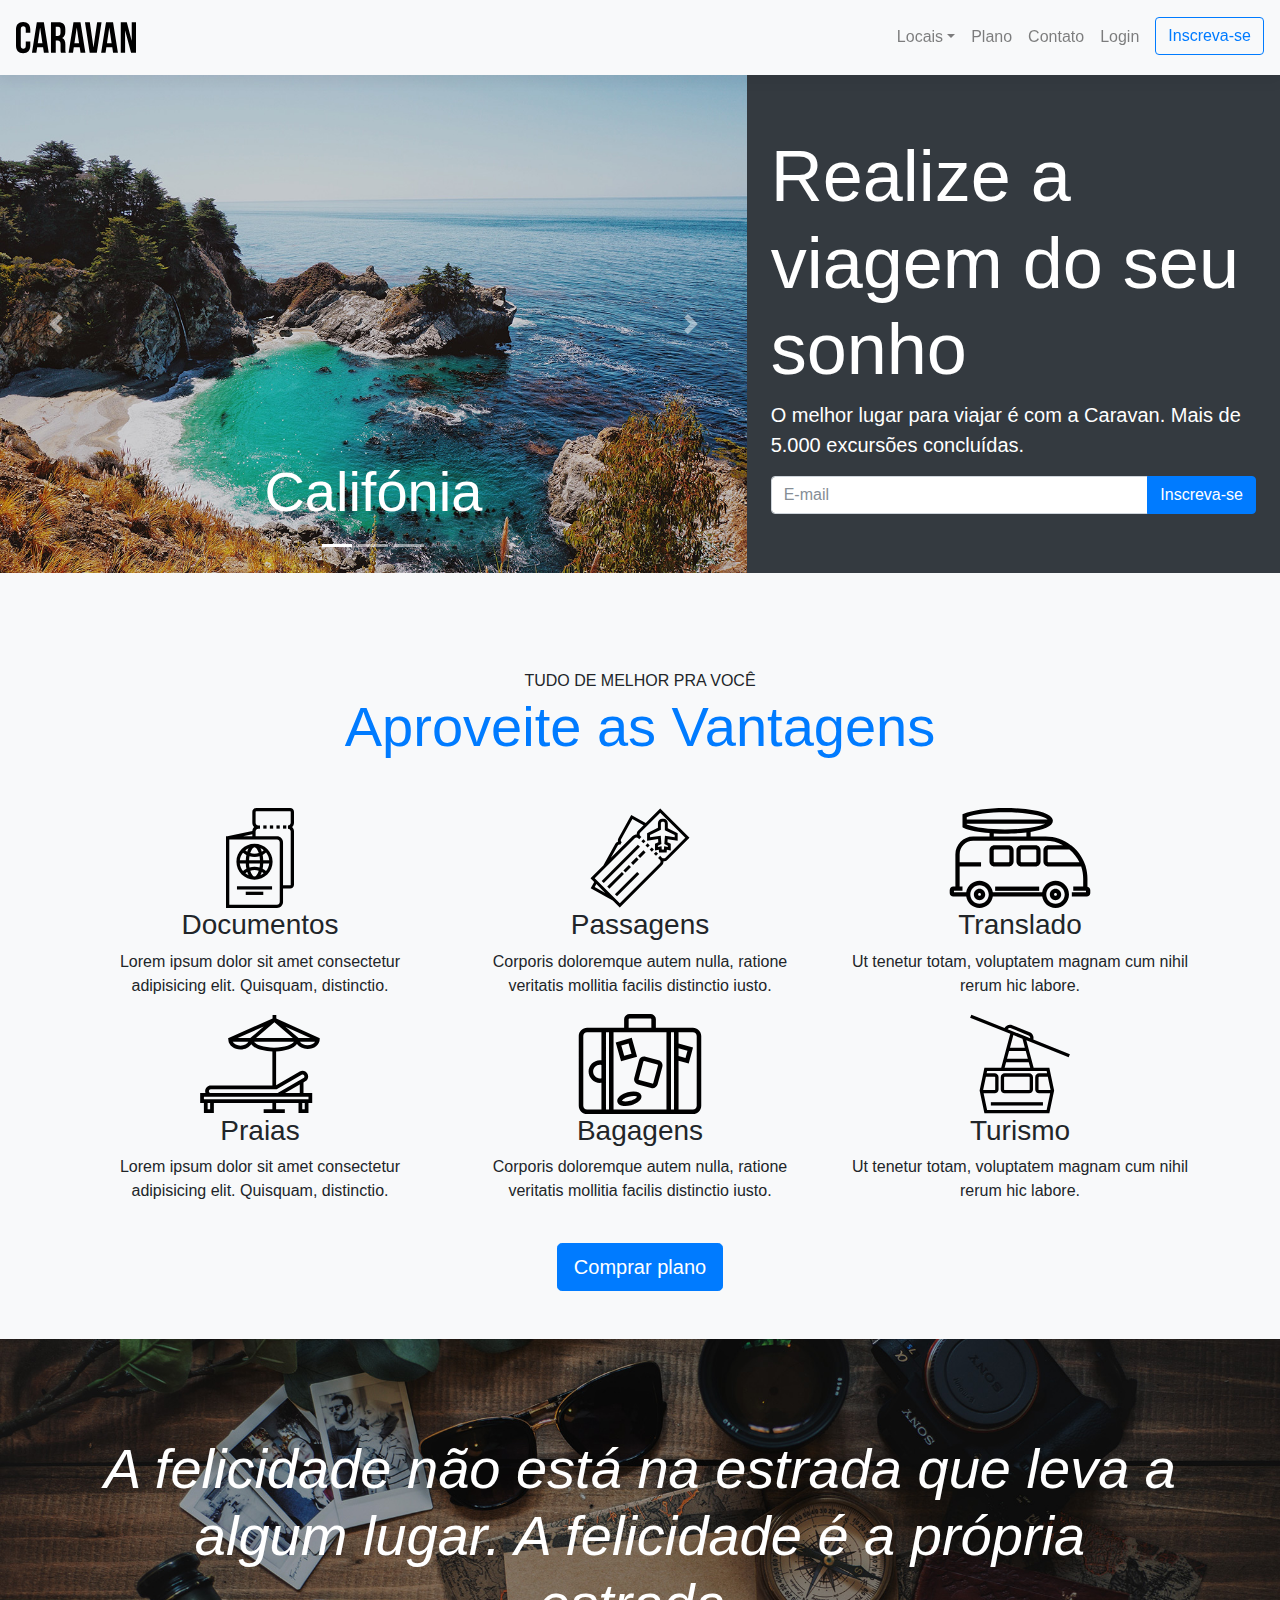
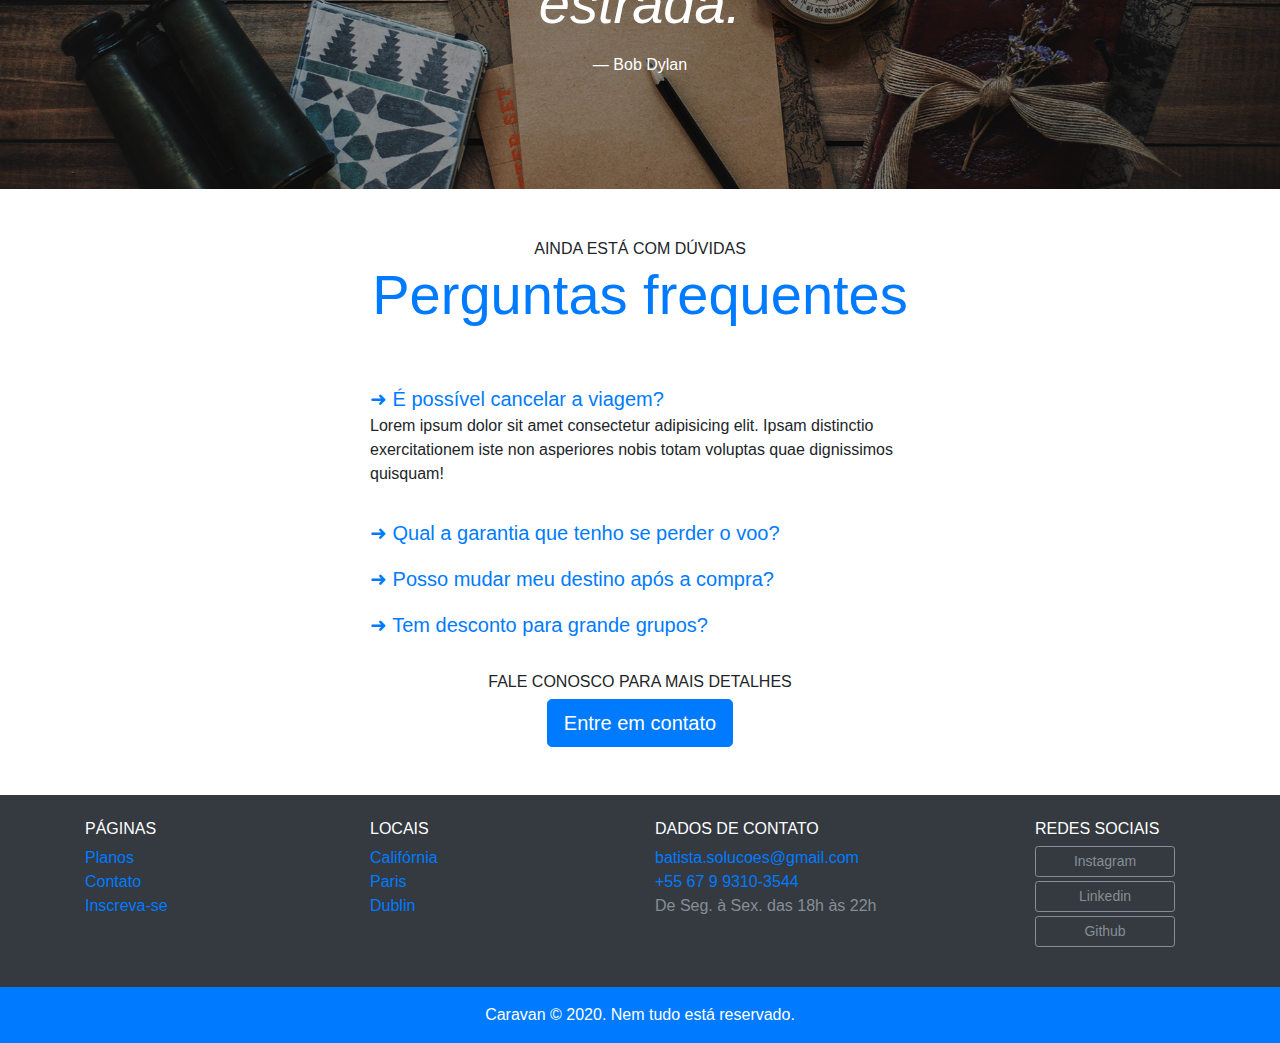
<file: index.html>
<!DOCTYPE html>
<html>

<head>
  <title>Caravan</title>

  <meta charset="utf-8">
  <meta name="viewport" content="width=device-width, initial-scale=1, shrink-to-fit=no">

  <link rel="stylesheet" href="css/bootstrap.css">
  <link rel="stylesheet" href="css/style.css">

</head>

<body>

  <nav class="navbar fixed-top navbar-expand-md navbar-light bg-light py-3 sombra">
    <a href="index.html" class="navbar-brand d-none d-sm-block">
      <img src="./img/caravan.svg">
    </a>
    <button class="navbar-toggler" type="button" data-toggle="collapse" data-target="#navbarSupportedContent"
      aria-controls="navbarSupportedContent" aria-expanded="false" aria-label="Toggle navigation">
      <span class="navbar-toggler-icon"></span>
    </button>

    <div class="collapse navbar-collapse" id="navbarSupportedContent">
      <ul class="navbar-nav ml-auto">

        <li class="nav-item dropdown">
          <a class="nav-link dropdown-toggle" href="#" id="navbarDropdown" role="button" data-toggle="dropdown"
            aria-haspopup="true" aria-expanded="false">
            Locais</a>
          <div class="dropdown-menu" aria-labelledby="navbarDropdown">
            <a class="dropdown-item" href="local.html">Califórnia</a>
            <a class="dropdown-item" href="local.html">Paris</a>
            <a class="dropdown-item" href="local.html">Quebec</a>
          </div>
        </li>

        <li class="nav-item">
          <a class="nav-link" href="planos.html">Plano</a>
        </li>
        <li class="nav-item">
          <a class="nav-link" href="contato.html">Contato</a>
        </li>
        <li class="nav-item" data-toggle="modal" data-target="#modalLogin">
          <a class="nav-link" href="#">Login</a>
        </li>
        <li class="nav-item">
          <a class="btn btn-outline-primary ml-md-2" href="inscricao.html">Inscreva-se</a>
        </li>
      </ul>
    </div>
  </nav>

  <section class="container-fluid text-white">
    <div class="row bg-dark">
      <div class="col-lg-7 p-0">
        <div id="carrocelCidades" class="carousel slide" data-ride="carousel">
          <ol class="carousel-indicators">
            <li data-target="#carrocelCidades" data-slide-to="0" class="active"></li>
            <li data-target="#carrocelCidades" data-slide-to="1"></li>
            <li data-target="#carrocelCidades" data-slide-to="2"></li>
          </ol>
          <div class="carousel-inner">
            <div class="carousel-item active">
              <img class="d-block w-100" src="./img/california.jpg" alt="California">
              <div class="carousel-caption d-none d-sm-block">
                <h3 class="display-4">Califónia</h3>
              </div>
            </div>
            <div class="carousel-item">
              <img class="d-block w-100" src="./img/paris.jpg" alt="Paris">
              <div class="carousel-caption d-none d-sm-block">
                <h3 class="display-4">Paris</h3>
              </div>
            </div>
            <div class="carousel-item">
              <img class="d-block w-100" src="./img/dublin.jpg" alt="Dublin">
              <div class="carousel-caption d-none d-sm-block">
                <h3 class="display-4">Dublin</h3>
              </div>
            </div>
          </div>
          <a class="carousel-control-prev" href="#carrocelCidades" role="button" data-slide="prev">
            <span class="carousel-control-prev-icon" aria-hidden="true"></span>
            <span class="sr-only">Anterior</span>
          </a>
          <a class="carousel-control-next" href="#carrocelCidades" role="button" data-slide="next">
            <span class="carousel-control-next-icon" aria-hidden="true"></span>
            <span class="sr-only">Próximo</span>
          </a>
        </div>
      </div>

      <div class="col-lg-5 p-4 align-self-center">
        <h1 class="display-3">Realize a viagem do seu sonho</h1>
        <p class="lead">O melhor lugar para viajar é com a Caravan. Mais de 5.000 excursões concluídas.</p>

        <form>
          <div class="input-group">
            <input type="text" class="form-control" placeholder="E-mail" aria-label="Email">
            <span class="input-group-btn">
              <button class="btn btn-primary" type="button">Inscreva-se</button>
            </span>
          </div>
        </form>

      </div>
    </div>
  </section>

  <section class="py-5 bg-light text-center">
    <div class="container">
      <div class="my-5">
        <span class="h6">TUDO DE MELHOR PRA VOCÊ</span>
        <h2 class="display-4 text-primary">Aproveite as Vantagens</h2>
      </div>
      <div class="row">
        <div class="col-lg-4 col-md-6">
          <div class="d-flex justify-content-center icones-sc">
            <img src="./img/icones/passaporte.svg" alt="Passaporte">
          </div>
          <h3>Documentos</h3>
          <p>Lorem ipsum dolor sit amet consectetur adipisicing elit. Quisquam, distinctio.</p>
        </div>
        <div class="col-lg-4 col-md-6">
          <div class="d-flex justify-content-center icones-sc">
            <img src="./img/icones/passagens.svg" alt="Passagens">
          </div>
          <h3>Passagens</h3>
          <p>Corporis doloremque autem nulla, ratione veritatis mollitia facilis distinctio iusto.</p>
        </div>
        <div class="col-lg-4 col-md-6">
          <div class="d-flex justify-content-center icones-sc">
            <img src="./img/icones/translado.svg" alt="Translado">
          </div>
          <h3>Translado</h3>
          <p>Ut tenetur totam, voluptatem magnam cum nihil rerum hic labore.</p>
        </div>
        <div class="col-lg-4 col-md-6">
          <div class="d-flex justify-content-center icones-sc">
            <img src="./img/icones/praias.svg" alt="Praias">
          </div>
          <h3>Praias</h3>
          <p>Lorem ipsum dolor sit amet consectetur adipisicing elit. Quisquam, distinctio.</p>
        </div>
        <div class="col-lg-4 col-md-6">
          <div class="d-flex justify-content-center icones-sc">
            <img src="./img/icones/bagagens.svg" alt="Bagagens">
          </div>
          <h3>Bagagens</h3>
          <p>Corporis doloremque autem nulla, ratione veritatis mollitia facilis distinctio iusto.</p>
        </div>
        <div class="col-lg-4 col-md-6">
          <div class="d-flex justify-content-center icones-sc">
            <img src="./img/icones/turismo.svg" alt="Turismo">
          </div>
          <h3>Turismo</h3>
          <p>Ut tenetur totam, voluptatem magnam cum nihil rerum hic labore.</p>
        </div>
      </div>
      <a href="planos.html" class="btn btn-primary btn-lg mt-4">Comprar plano</a>
    </div>
  </section>

  <section id='home-citacao' class="p-md-5">
    <blockquote class="blockquote text-center text-white p-3 p-md-5">
      <p class="display-4">
        <em>A felicidade não está na estrada que leva a algum lugar. A felicidade é a própria estrada.</em>
      </p>
      <footer class="blockquote-footer text-white">Bob Dylan</footer>
    </blockquote>
  </section>

  <section class="container">
    <div class="my-5 text-center">
      <span class="h6">AINDA ESTÁ COM DÚVIDAS</span>
      <h2 class="display-4 text-primary">Perguntas frequentes</h2>
    </div>
    <div class="row justify-content-center">
      <div class="col-md-6" id="perguntasFrequentes" data-children=".pergunta">
        <div class="pergunta py-2">
          <a href="#pergunta1" data-toggle="collapse" data-parent="#perguntasFrequentes" class="lead"
            aria-expanded="true" aria-controls="pergunta1">➜ É possível cancelar a viagem?</a>
          <div id="pergunta1" class="collapse show" role="tabpanel">
            <p>Lorem ipsum dolor sit amet consectetur adipisicing elit. Ipsam distinctio exercitationem iste non
              asperiores nobis totam voluptas quae dignissimos quisquam!</p>
          </div>
        </div>
        <div class="pergunta py-2">
          <a href="#pergunta2" data-toggle="collapse" data-parent="#perguntasFrequentes" class="lead"
            aria-expanded="true" aria-controls="pergunta2">➜ Qual a garantia que tenho se perder o voo?</a>
          <div id="pergunta2" class="collapse" role="tabpanel">
            <p>Lorem ipsum dolor sit amet consectetur adipisicing elit. Ipsam distinctio exercitationem iste non
              asperiores nobis totam voluptas quae dignissimos quisquam!</p>
          </div>
        </div>
        <div class="pergunta py-2">
          <a href="#pergunta3" data-toggle="collapse" data-parent="#perguntasFrequentes" class="lead"
            aria-expanded="true" aria-controls="pergunta3">➜ Posso mudar meu destino após a compra?</a>
          <div id="pergunta3" class="collapse" role="tabpanel">
            <p>Lorem ipsum dolor sit amet consectetur adipisicing elit. Ipsam distinctio exercitationem iste non
              asperiores nobis totam voluptas quae dignissimos quisquam!</p>
          </div>
        </div>
        <div class="pergunta py-2">
          <a href="#pergunta4" data-toggle="collapse" data-parent="#perguntasFrequentes" class="lead"
            aria-expanded="true" aria-controls="pergunta4">➜ Tem desconto para grande grupos?</a>
          <div id="pergunta4" class="collapse" role="tabpanel">
            <p>Lorem ipsum dolor sit amet consectetur adipisicing elit. Ipsam distinctio exercitationem iste non
              asperiores nobis totam voluptas quae dignissimos quisquam!</p>
          </div>
        </div>
      </div>
    </div>
    <div class="text-center my-4">
      <span class="h6 d-block">FALE CONOSCO PARA MAIS DETALHES</span>
      <a href="contato.html" class="btn btn-primary btn-lg">Entre em contato</a>
    </div>
  </section>

  <footer class="bg-dark text-white mt-5">
    <div class="container py-4">
      <div class="row">
        <div class="col-md-3 col-sm-6 text-center text-md-left">
          <h4 class="h6">PÁGINAS</h4>
          <ul class="list-unstyled">
            <li><a href="planos.html">Planos</a></li>
            <li><a href="contato.html">Contato</a></li>
            <li><a href="incricao.html">Inscreva-se</a></li>
          </ul>
        </div>
        <div class="col-md-3 col-sm-6 text-center text-md-left">
          <h4 class="h6">LOCAIS</h4>
          <ul class="list-unstyled">
            <li><a href="local.html">Califórnia</a></li>
            <li><a href="local.html">Paris</a></li>
            <li><a href="local.html">Dublin</a></li>
          </ul>
        </div>
        <div class="col-md-4 col-sm-6 text-center text-md-left">
          <h4 class="h6">DADOS DE CONTATO</h4>
          <ul class="list-unstyled text-secondary">
            <li><a href="mailto:batista.solucoes@gmail.com">batista.solucoes@gmail.com</a></li>
            <li><a href="tel:+5567993103544">+55 67 9 9310-3544</a>
            <li>De Seg. à Sex. das 18h às 22h</li>
          </ul>
        </div>
        <div class="col-md-2 col-sm-6 text-center text-md-left">
          <h4 class="h6">REDES SOCIAIS</h4>
          <ul class="list-unstyled">
            <li class="my-1 text-center"><a href="#" class="btn btn-outline-secondary btn-sm d-md-block"
                style="max-width: 140px;min-width: 120px">Instagram</a></li>
            <li class="my-1 text-center"><a href="#" class="btn btn-outline-secondary btn-sm d-md-block"
                style="max-width: 140px; min-width: 120px">Linkedin</a></li>
            <li class="my-1 text-center"><a href="#" class="btn btn-outline-secondary btn-sm d-md-block"
                style="max-width: 140px;min-width: 120px">Github</a>
            </li>
          </ul>
        </div>
      </div>
    </div>
    <div class="bg-primary text-center py-3">
      <p class="mb-0">Caravan © 2020. Nem tudo está reservado.</p>
    </div>
  </footer>

  <!-- Modal -->
  <div class="modal fade" id="modalLogin" tabindex="-1" role="dialog" aria-labelledby="modalLogin" aria-hidden="true">
    <div class="modal-dialog" role="document">
      <div class="modal-content">
        <div class="modal-header">
          <h5 class="modal-title" id="tituloModal">Entre na sua conta</h5>
          <button type="button" class="close" data-dismiss="modal" aria-label="Close">
            <span aria-hidden="true">&times;</span>
          </button>
        </div>
        <div class="modal-body">
          <form>
            <div class="form-group">
              <label for="inputEmail">E-mail</label>
              <input type="email" class="form-control" id="inputEmail" placeholder="Seu email">
            </div>
            <div class="form-group">
              <label for="inputSenha">Senha</label>
              <input type="password" class="form-control" id="inputSenha" placeholder="Sua senha">
            </div>
            <button type="submit" class="btn btn-primary">Entrar na conta</button>
            <small class="form-text text-muted">Esqueceu sua senha? <a href="#">Clique aqui.</a></small>
          </form>
        </div>
      </div>
    </div>
  </div>
  </div>

  <script type="text/javascript" src="js/jquery-3.2.1.slim.min.js"></script>
  <script type="text/javascript" src="js/popper.min.js"></script>
  <script type="text/javascript" src="js/bootstrap.js"></script>
  <script type="text/javascript" src="js/app.js"></script>
</body>

</html>
</file>
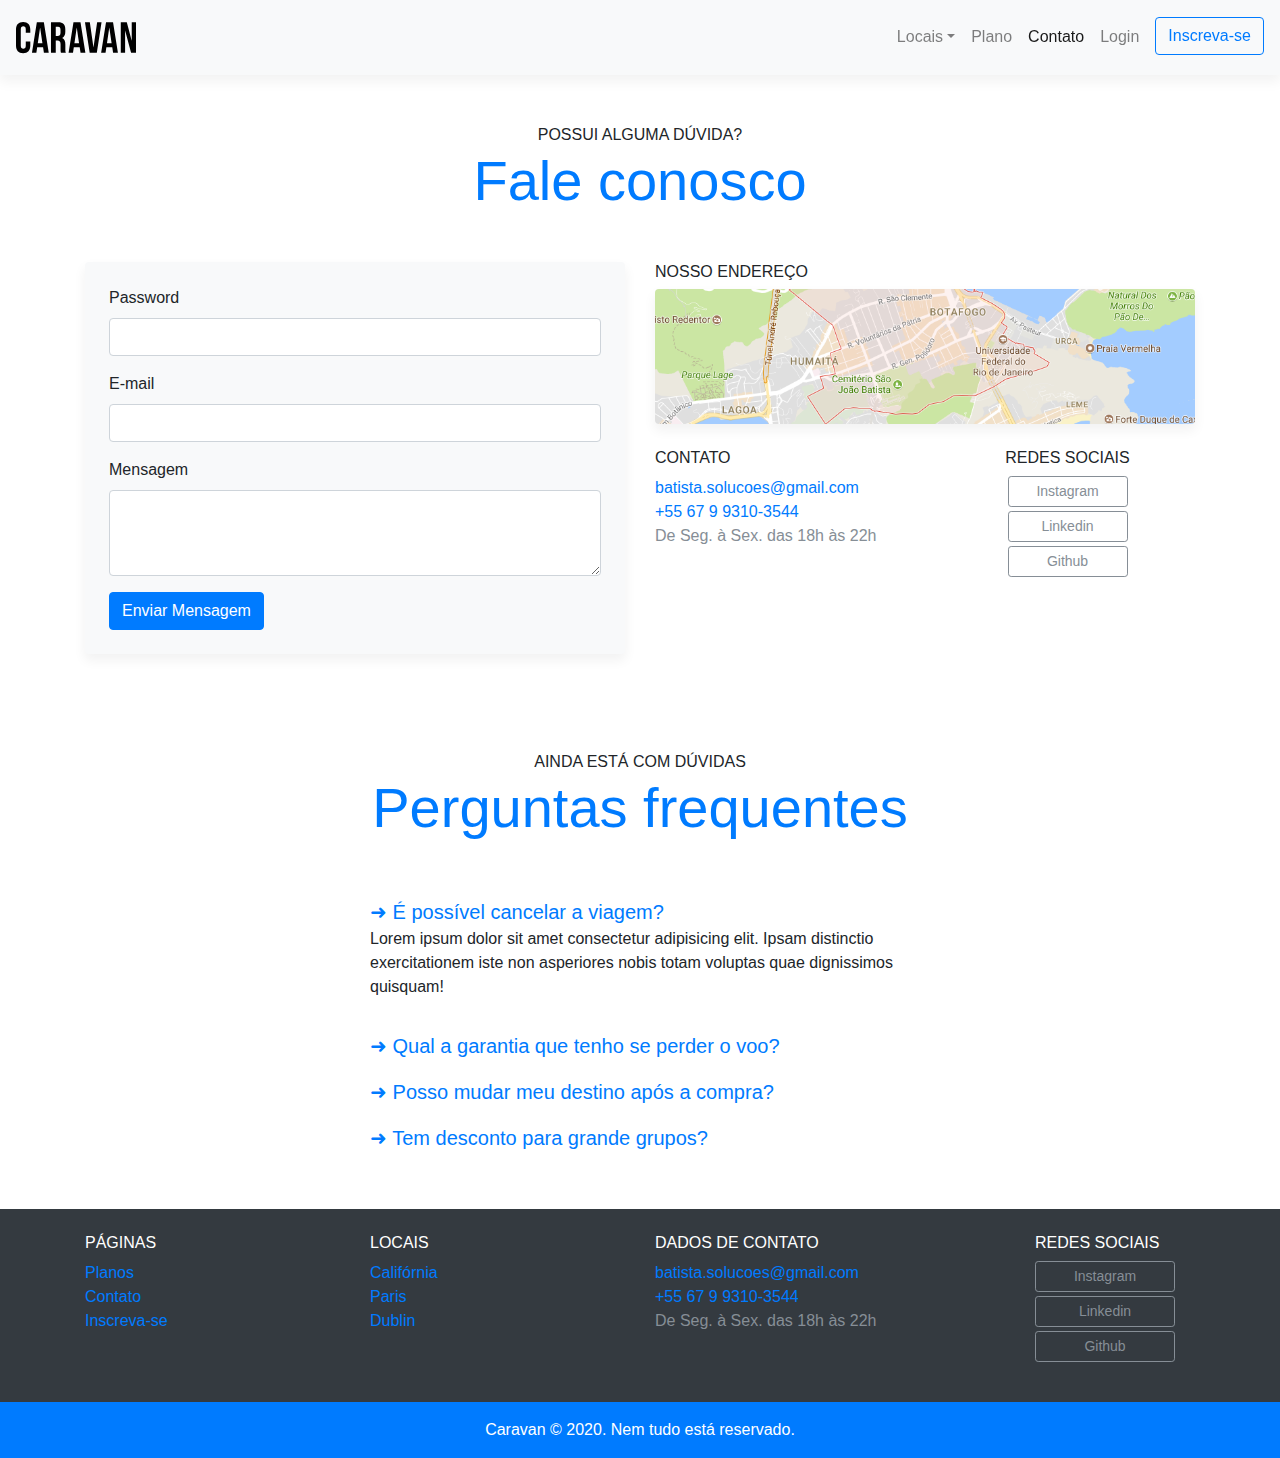
<file: contato.html>
<!DOCTYPE html>
<html>

<head>
    <title>Caravan - Contato</title>

    <meta charset="utf-8">
    <meta name="viewport" content="width=device-width, initial-scale=1, shrink-to-fit=no">

    <link rel="stylesheet" href="css/bootstrap.css">
    <link rel="stylesheet" href="css/style.css">

</head>

<body>

    <nav class="navbar fixed-top navbar-expand-md navbar-light bg-light py-3 sombra">
        <a href="index.html" class="navbar-brand d-none d-sm-block">
            <img src="./img/caravan.svg">
        </a>
        <button class="navbar-toggler" type="button" data-toggle="collapse" data-target="#navbarSupportedContent"
            aria-controls="navbarSupportedContent" aria-expanded="false" aria-label="Toggle navigation">
            <span class="navbar-toggler-icon"></span>
        </button>

        <div class="collapse navbar-collapse" id="navbarSupportedContent">
            <ul class="navbar-nav ml-auto">

                <li class="nav-item dropdown">
                    <a class="nav-link dropdown-toggle" href="#" id="navbarDropdown" role="button"
                        data-toggle="dropdown" aria-haspopup="true" aria-expanded="false">
                        Locais</a>
                    <div class="dropdown-menu" aria-labelledby="navbarDropdown">
                        <a class="dropdown-item" href="local.html">Califórnia</a>
                        <a class="dropdown-item" href="local.html">Paris</a>
                        <a class="dropdown-item" href="local.html">Quebec</a>
                    </div>
                </li>

                <li class="nav-item">
                    <a class="nav-link" href="planos.html">Plano</a>
                </li>
                <li class="nav-item active">
                    <a class="nav-link" href="contato.html">Contato</a>
                </li>
                <li class="nav-item" data-toggle="modal" data-target="#modalLogin">
                    <a class="nav-link" href="#">Login</a>
                </li>
                <li class="nav-item">
                    <a class="btn btn-outline-primary ml-md-2" href="inscricao.html">Inscreva-se</a>
                </li>
            </ul>
        </div>
    </nav>

    <section class="container">
        <div class="my-5 text-center">
            <span class="h6">POSSUI ALGUMA DÚVIDA?</span>
            <h1 class="display-4 text-primary">Fale conosco</h1>
        </div>
        <div class="row">
            <div class="col-lg mb-5">
                <form class="bg-light rounded p-4 sombra">
                    <div class="form-group">
                        <label for="clienteNome">Password</label>
                        <input type="password" class="form-control" id="clienteNome" required>
                    </div>
                    <div class="form-group">
                        <label for="clienteEmail">E-mail</label>
                        <input type="email" class="form-control" id="clienteEmail" aria-describedby="email" required>
                    </div>
                    <div class="form-group">
                        <label for="mensagemCliente">Mensagem</label>
                        <textarea class="form-control" rows="3" id="mensagemCliente" required></textarea>
                    </div>
                    <button type="submit" class="btn btn-primary">Enviar Mensagem</button>
                </form>

            </div>
            <div class="col-lg">
                <h2 class="h6">NOSSO ENDEREÇO</h2>
                <a href="#" target="_blank">
                    <img class="img-fluid sombra rounded mb-4" src="./img/mapa.png" alt="Mapa da empresa">
                </a>
                <div class="row text-md-left text-center">
                    <div class="col">
                        <h2 class="h6">CONTATO</h2>
                        <ul class="list-unstyled text-secondary">
                            <li><a href="mailto:batista.solucoes@gmail.com">batista.solucoes@gmail.com</a></li>
                            <li><a href="tel:+5567993103544">+55 67 9 9310-3544</a>
                            <li>De Seg. à Sex. das 18h às 22h</li>
                        </ul>
                    </div>
                    <div class="col">
                        <h2 class="h6 text-center">REDES SOCIAIS</h2>
                        <ul class="list-unstyled">
                            <li class="my-1 text-center"><a href="#" class="btn btn-outline-secondary btn-sm"
                                    style="max-width: 140px;min-width: 120px">Instagram</a></li>
                            <li class="my-1 text-center"><a href="#" class="btn btn-outline-secondary btn-sm"
                                    style="max-width: 140px; min-width: 120px">Linkedin</a></li>
                            <li class="my-1 text-center"><a href="#" class="btn btn-outline-secondary btn-sm"
                                    style="max-width: 140px;min-width: 120px">Github</a>
                            </li>
                        </ul>
                    </div>
                </div>
            </div>
        </div>
    </section>

    <section class="container">
        <div class="my-5 text-center">
            <span class="h6">AINDA ESTÁ COM DÚVIDAS</span>
            <h2 class="display-4 text-primary">Perguntas frequentes</h2>
        </div>
        <div class="row justify-content-center">
            <div class="col-md-6" id="perguntasFrequentes" data-children=".pergunta">
                <div class="pergunta py-2">
                    <a href="#pergunta1" data-toggle="collapse" data-parent="#perguntasFrequentes" class="lead"
                        aria-expanded="true" aria-controls="pergunta1">➜ É possível cancelar a viagem?</a>
                    <div id="pergunta1" class="collapse show" role="tabpanel">
                        <p>Lorem ipsum dolor sit amet consectetur adipisicing elit. Ipsam distinctio exercitationem iste
                            non
                            asperiores nobis totam voluptas quae dignissimos quisquam!</p>
                    </div>
                </div>
                <div class="pergunta py-2">
                    <a href="#pergunta2" data-toggle="collapse" data-parent="#perguntasFrequentes" class="lead"
                        aria-expanded="true" aria-controls="pergunta2">➜ Qual a garantia que tenho se perder o voo?</a>
                    <div id="pergunta2" class="collapse" role="tabpanel">
                        <p>Lorem ipsum dolor sit amet consectetur adipisicing elit. Ipsam distinctio exercitationem iste
                            non
                            asperiores nobis totam voluptas quae dignissimos quisquam!</p>
                    </div>
                </div>
                <div class="pergunta py-2">
                    <a href="#pergunta3" data-toggle="collapse" data-parent="#perguntasFrequentes" class="lead"
                        aria-expanded="true" aria-controls="pergunta3">➜ Posso mudar meu destino após a compra?</a>
                    <div id="pergunta3" class="collapse" role="tabpanel">
                        <p>Lorem ipsum dolor sit amet consectetur adipisicing elit. Ipsam distinctio exercitationem iste
                            non
                            asperiores nobis totam voluptas quae dignissimos quisquam!</p>
                    </div>
                </div>
                <div class="pergunta py-2">
                    <a href="#pergunta4" data-toggle="collapse" data-parent="#perguntasFrequentes" class="lead"
                        aria-expanded="true" aria-controls="pergunta4">➜ Tem desconto para grande grupos?</a>
                    <div id="pergunta4" class="collapse" role="tabpanel">
                        <p>Lorem ipsum dolor sit amet consectetur adipisicing elit. Ipsam distinctio exercitationem iste
                            non
                            asperiores nobis totam voluptas quae dignissimos quisquam!</p>
                    </div>
                </div>
            </div>
        </div>
    </section>

    <footer class="bg-dark text-white mt-5">
        <div class="container py-4">
            <div class="row">
                <div class="col-md-3 col-sm-6 text-center text-md-left">
                    <h4 class="h6">PÁGINAS</h4>
                    <ul class="list-unstyled">
                        <li><a href="planos.html">Planos</a></li>
                        <li><a href="contato.html">Contato</a></li>
                        <li><a href="incricao.html">Inscreva-se</a></li>
                    </ul>
                </div>
                <div class="col-md-3 col-sm-6 text-center text-md-left">
                    <h4 class="h6">LOCAIS</h4>
                    <ul class="list-unstyled">
                        <li><a href="local.html">Califórnia</a></li>
                        <li><a href="local.html">Paris</a></li>
                        <li><a href="local.html">Dublin</a></li>
                    </ul>
                </div>
                <div class="col-md-4 col-sm-6 text-center text-md-left">
                    <h4 class="h6">DADOS DE CONTATO</h4>
                    <ul class="list-unstyled text-secondary">
                        <li><a href="mailto:batista.solucoes@gmail.com">batista.solucoes@gmail.com</a></li>
                        <li><a href="tel:+5567993103544">+55 67 9 9310-3544</a>
                        <li>De Seg. à Sex. das 18h às 22h</li>
                    </ul>
                </div>
                <div class="col-md-2 col-sm-6 text-center text-md-left">
                    <h4 class="h6">REDES SOCIAIS</h4>
                    <ul class="list-unstyled">
                        <li class="my-1 text-center"><a href="#" class="btn btn-outline-secondary btn-sm d-md-block"
                                style="max-width: 140px;min-width: 120px">Instagram</a></li>
                        <li class="my-1 text-center"><a href="#" class="btn btn-outline-secondary btn-sm d-md-block"
                                style="max-width: 140px; min-width: 120px">Linkedin</a></li>
                        <li class="my-1 text-center"><a href="#" class="btn btn-outline-secondary btn-sm d-md-block"
                                style="max-width: 140px;min-width: 120px">Github</a>
                        </li>
                    </ul>
                </div>
            </div>
        </div>
        <div class="bg-primary text-center py-3">
            <p class="mb-0">Caravan © 2020. Nem tudo está reservado.</p>
        </div>
    </footer>

    <!-- Modal -->
    <div class="modal fade" id="modalLogin" tabindex="-1" role="dialog" aria-labelledby="modalLogin" aria-hidden="true">
        <div class="modal-dialog" role="document">
            <div class="modal-content">
                <div class="modal-header">
                    <h5 class="modal-title" id="tituloModal">Entre na sua conta</h5>
                    <button type="button" class="close" data-dismiss="modal" aria-label="Close">
                        <span aria-hidden="true">&times;</span>
                    </button>
                </div>
                <div class="modal-body">
                    <form>
                        <div class="form-group">
                            <label for="inputEmail">E-mail</label>
                            <input type="email" class="form-control" id="inputEmail" placeholder="Seu email">
                        </div>
                        <div class="form-group">
                            <label for="inputSenha">Senha</label>
                            <input type="password" class="form-control" id="inputSenha" placeholder="Sua senha">
                        </div>
                        <button type="submit" class="btn btn-primary">Entrar na conta</button>
                        <small class="form-text text-muted">Esqueceu sua senha? <a href="#">Clique aqui.</a></small>
                    </form>
                </div>
            </div>
        </div>
    </div>
    </div>

    <script type="text/javascript" src="js/jquery-3.2.1.slim.min.js"></script>
    <script type="text/javascript" src="js/popper.min.js"></script>
    <script type="text/javascript" src="js/bootstrap.js"></script>
    <script type="text/javascript" src="js/app.js"></script>
</body>

</html>
</file>
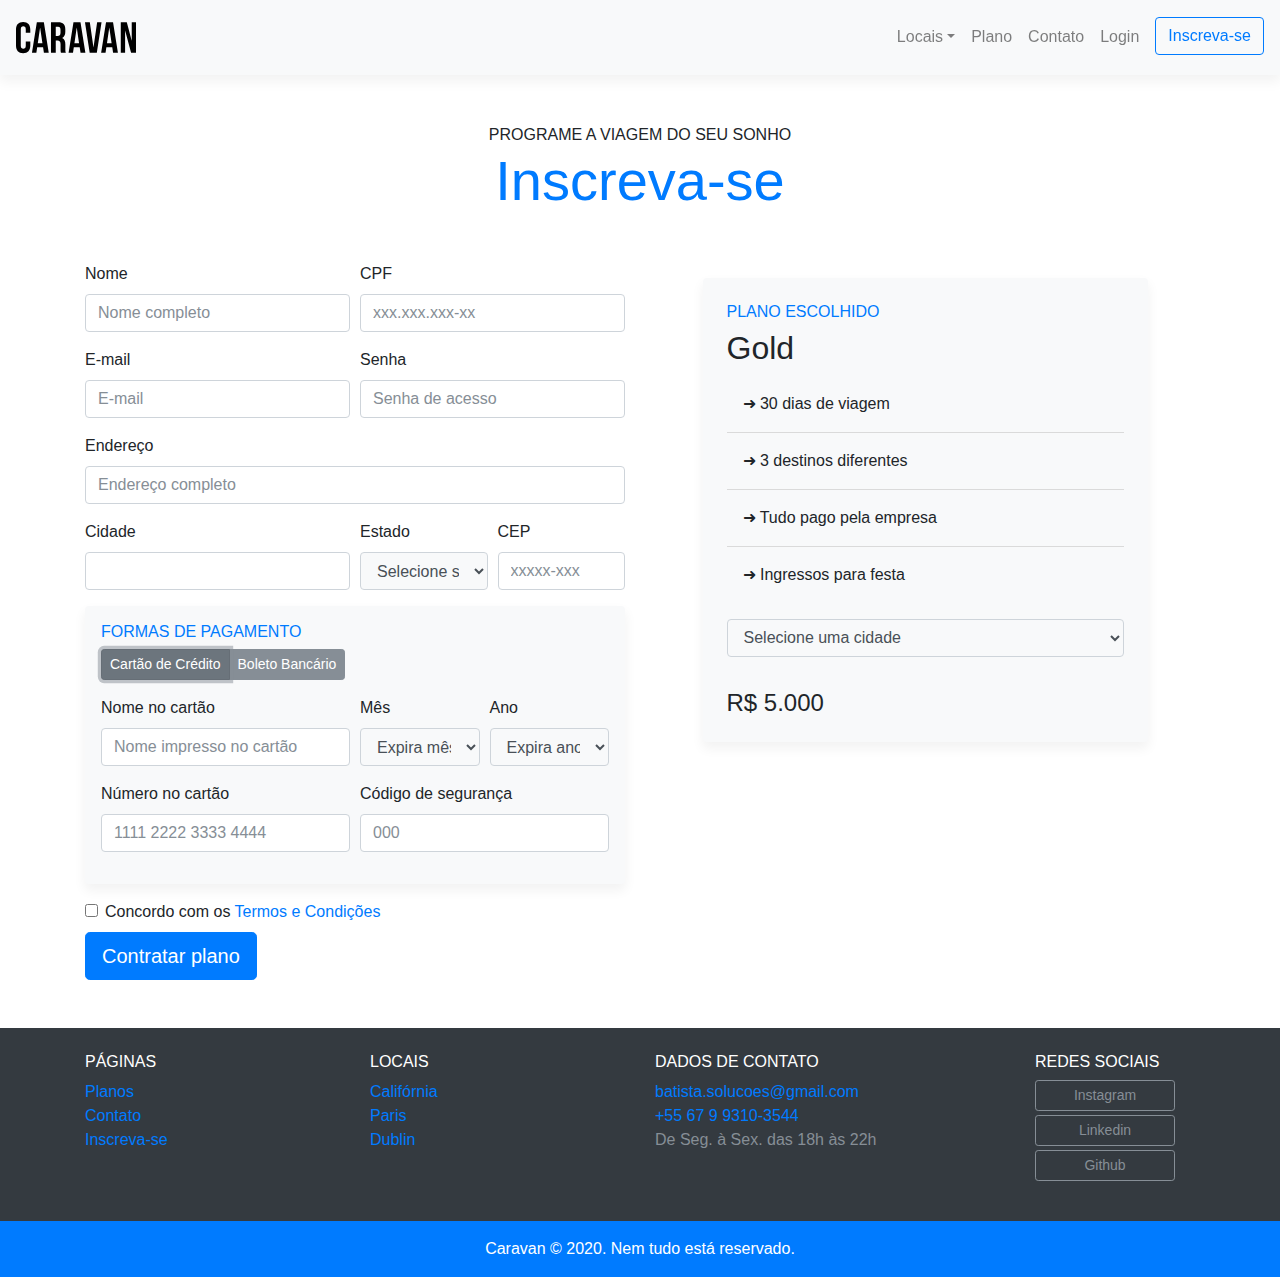
<file: inscricao.html>
<!DOCTYPE html>
<html>

<head>
    <title>Caravan - Inscrição</title>

    <meta charset="utf-8">
    <meta name="viewport" content="width=device-width, initial-scale=1, shrink-to-fit=no">

    <link rel="stylesheet" href="css/bootstrap.css">
    <link rel="stylesheet" href="css/style.css">

</head>

<body>

    <nav class="navbar fixed-top navbar-expand-md navbar-light bg-light py-3 sombra">
        <a href="index.html" class="navbar-brand d-none d-sm-block">
            <img src="./img/caravan.svg">
        </a>
        <button class="navbar-toggler" type="button" data-toggle="collapse" data-target="#navbarSupportedContent"
            aria-controls="navbarSupportedContent" aria-expanded="false" aria-label="Toggle navigation">
            <span class="navbar-toggler-icon"></span>
        </button>

        <div class="collapse navbar-collapse" id="navbarSupportedContent">
            <ul class="navbar-nav ml-auto">

                <li class="nav-item dropdown">
                    <a class="nav-link dropdown-toggle" href="#" id="navbarDropdown" role="button"
                        data-toggle="dropdown" aria-haspopup="true" aria-expanded="false">
                        Locais</a>
                    <div class="dropdown-menu" aria-labelledby="navbarDropdown">
                        <a class="dropdown-item" href="local.html">Califórnia</a>
                        <a class="dropdown-item" href="local.html">Paris</a>
                        <a class="dropdown-item" href="local.html">Quebec</a>
                    </div>
                </li>

                <li class="nav-item">
                    <a class="nav-link" href="planos.html">Plano</a>
                </li>
                <li class="nav-item">
                    <a class="nav-link" href="contato.html">Contato</a>
                </li>
                <li class="nav-item" data-toggle="modal" data-target="#modalLogin">
                    <a class="nav-link" href="#">Login</a>
                </li>
                <li class="nav-item">
                    <a class="btn btn-outline-primary ml-md-2" href="inscricao.html">Inscreva-se</a>
                </li>
            </ul>
        </div>
    </nav>

    <section class="container">
        <div class="my-5 text-center">
            <span class="h6">PROGRAME A VIAGEM DO SEU SONHO</span>
            <h1 class="display-4 text-primary">Inscreva-se</h1>
        </div>
        <div class="row">
            <form class="col-lg-6">
                <div class="form-row">
                    <div class="form-group col-md-6">
                        <label for="nome">Nome</label>
                        <input type="text" class="form-control" id="nome" placeholder="Nome completo">
                    </div>
                    <div class="form-group col-md-6">
                        <label for="cpf">CPF</label>
                        <input type="text" class="form-control" id="cpf" placeholder="xxx.xxx.xxx-xx">
                    </div>
                    <div class="form-group col-md-6">
                        <label for="email">E-mail</label>
                        <input type="email" class="form-control" id="email" placeholder="E-mail">
                    </div>
                    <div class="form-group col-md-6">
                        <label for="senha">Senha</label>
                        <input type="password" class="form-control" id="senha" placeholder="Senha de acesso">
                    </div>
                    <div class="form-group col-md-12">
                        <label for="endereco">Endereço</label>
                        <input type="text" class="form-control" id="endereco" placeholder="Endereço completo">
                    </div>
                    <div class="form-group col-md-6">
                        <label for="cidade">Cidade</label>
                        <input type="text" class="form-control" id="cidade">
                    </div>
                    <div class="form-group col-md-3  col-sm-6">
                        <label for="estado">Estado</label>
                        <select class="form-control bg-light" id="inputCidade">
                            <option selected>Selecione seu estado</option>
                            <option>Mato Grosso do Sul</option>
                            <option>Mato Grosso</option>
                            <option>Amazonas</option>
                            <option>Amapá</option>
                            <option>Pará</option>
                            <option>Paraíba</option>
                            <option>Pernambuco</option>
                            <option>Piauí</option>
                            <option>Bahia</option>
                            <option>Distrito Federal</option>
                            <option>Goiás</option>
                            <option>Acre</option>
                            <option>Roraima</option>
                            <option>Rondônia</option>
                            <option>Maranhão</option>
                            <option>Ceará</option>
                            <option>Minas Gerais</option>
                            <option>Tocantins</option>
                            <option>Rio Grande do Norte</option>
                            <option>Sergipe</option>
                            <option>Espírito Santo</option>
                            <option>São Paulo</option>
                            <option>Rio de Janeiro</option>
                            <option>Santa Catarina</option>
                            <option>Paraná</option>
                            <option>Rio Grande do Sul</option>
                        </select>
                    </div>
                    <div class="form-group col-md-3 col-sm-6">
                        <label for="cep">CEP</label>
                        <input type="text" class="form-control" id="cep" placeholder="xxxxx-xxx">
                    </div>
                </div>
                <div class="bg-light rounded sombra p-3 form-group">
                    <h2 class="h6 text-primary">FORMAS DE PAGAMENTO</h2>
                    <nav class=" nav btn-group mb-3" role="tablist" id='formaPagamento'>
                        <button type="button" class="btn btn-secondary btn-sm active" id='nav-cartao-tab'
                            data-toggle="tab" href='#nav-cartao' role="tab" aria-controls="nav-cartao"
                            aria-selected="true">Cartão de Crédito</button>
                        <button type="button" class="btn btn-secondary btn-sm" id='nav-boleto-tab' data-toggle="tab"
                            href='#nav-boleto' role="tab" aria-controls="nav-boleto" aria-selected="false">Boleto
                            Bancário</button>
                    </nav>

                    <div class="tab-content" id="formaPagamentoConteudo">
                        <div class="tab-pane fade show active" id="nav-cartao" role="tabpanel"
                            aria-labelledby="nav-cartao-tab">

                            <div class="form-row">
                                <div class="form-group col-md-6">
                                    <label for="nomeCartao">Nome no cartão</label>
                                    <input type="text" id="nomeCartao" class="form-control"
                                        placeholder="Nome impresso no cartão">
                                </div>
                                <div class="form-group col-md-3 col-sm-6">
                                    <label for="mes">Mês</label>
                                    <select class="form-control bg-light" id="mes">
                                        <option selected>Expira mês...</option>
                                        <option>01</option>
                                        <option>02</option>
                                        <option>03</option>
                                        <option>04</option>
                                        <option>05</option>
                                        <option>06</option>
                                        <option>07</option>
                                        <option>08</option>
                                        <option>09</option>
                                        <option>10</option>
                                        <option>11</option>
                                        <option>12</option>
                                    </select>
                                </div>
                                <div class="form-group col-md-3 col-sm-6">
                                    <label for="ano">Ano</label>
                                    <select class="form-control bg-light" id="ano">
                                        <option selected>Expira ano...</option>
                                        <option>2020</option>
                                        <option>2021</option>
                                        <option>2022</option>
                                        <option>2023</option>
                                        <option>2024</option>
                                        <option>2025</option>
                                        <option>2026</option>
                                    </select>
                                </div>

                                <div class="form-group col-md-6">
                                    <label for="numeroCartao">Número no cartão</label>
                                    <input type="text" id="numeroCartao" class="form-control"
                                        placeholder="1111 2222 3333 4444">
                                </div>
                                <div class="form-group col-md-6">
                                    <label for="codSeg">Código de segurança</label>
                                    <input type="text" id="codSeg" class="form-control" placeholder="000">
                                </div>
                            </div>
                        </div>
                        <div class="tab-pane fade" id="nav-boleto" role="tabpanel" aria-labelledby="nav-boleto-tab">
                            <p class="lead">Clique em contratar plano que enviaremos um boleto para o seu e-mail.</p>
                        </div>
                    </div>
                </div>

                <div class="form-check">
                    <label class="form-check-label">
                        <input type="checkbox" class="form-check-input form">
                        Concordo com os <a href="#">Termos e Condições</a>
                    </label>
                </div>
                <button type="submit" class="btn btn-primary btn-lg">Contratar plano</button>
            </form>
            <div class="col-lg-5 mt-md-3 mx-auto mb-md-5 order-first order-lg-1">
                <div class="bg-light rounded p-4 sombra">
                    <h2 class="h6 text-primary">PLANO ESCOLHIDO</h2>
                    <h2>Gold</h2>
                    <ul class="list-unstyled lista-plano">
                        <li>➜ 30 dias de viagem</li>
                        <li>➜ 3 destinos diferentes</li>
                        <li>➜ Tudo pago pela empresa</li>
                        <li>➜ Ingressos para festa</li>
                    </ul>
                    <form>
                        <div class="form-group">
                            <select class="form-control bg-light" id="inputCidade">
                                <option selected>Selecione uma cidade</option>
                                <option>Curitiba</option>
                                <option>Florianópolis</option>
                                <option>Gramado</option>
                                <option>Porto Alegre</option>
                            </select>
                        </div>
                    </form>
                    <div class="row mt-4">
                        <div class="col mt-2">
                            <span class="h4">R$ 5.000</span>
                        </div>
                    </div>
                </div>
            </div>
        </div>
    </section>

    <footer class="bg-dark text-white mt-5">
        <div class="container py-4">
            <div class="row">
                <div class="col-md-3 col-sm-6 text-center text-md-left">
                    <h4 class="h6">PÁGINAS</h4>
                    <ul class="list-unstyled">
                        <li><a href="planos.html">Planos</a></li>
                        <li><a href="contato.html">Contato</a></li>
                        <li><a href="incricao.html">Inscreva-se</a></li>
                    </ul>
                </div>
                <div class="col-md-3 col-sm-6 text-center text-md-left">
                    <h4 class="h6">LOCAIS</h4>
                    <ul class="list-unstyled">
                        <li><a href="local.html">Califórnia</a></li>
                        <li><a href="local.html">Paris</a></li>
                        <li><a href="local.html">Dublin</a></li>
                    </ul>
                </div>
                <div class="col-md-4 col-sm-6 text-center text-md-left">
                    <h4 class="h6">DADOS DE CONTATO</h4>
                    <ul class="list-unstyled text-secondary">
                        <li><a href="mailto:batista.solucoes@gmail.com">batista.solucoes@gmail.com</a></li>
                        <li><a href="tel:+5567993103544">+55 67 9 9310-3544</a>
                        <li>De Seg. à Sex. das 18h às 22h</li>
                    </ul>
                </div>
                <div class="col-md-2 col-sm-6 text-center text-md-left">
                    <h4 class="h6">REDES SOCIAIS</h4>
                    <ul class="list-unstyled">
                        <li class="my-1 text-center"><a href="#" class="btn btn-outline-secondary btn-sm d-md-block"
                                style="max-width: 140px;min-width: 120px">Instagram</a></li>
                        <li class="my-1 text-center"><a href="#" class="btn btn-outline-secondary btn-sm d-md-block"
                                style="max-width: 140px; min-width: 120px">Linkedin</a></li>
                        <li class="my-1 text-center"><a href="#" class="btn btn-outline-secondary btn-sm d-md-block"
                                style="max-width: 140px;min-width: 120px">Github</a>
                        </li>
                    </ul>
                </div>
            </div>
        </div>
        <div class="bg-primary text-center py-3">
            <p class="mb-0">Caravan © 2020. Nem tudo está reservado.</p>
        </div>
    </footer>

    <!-- Modal -->
    <div class="modal fade" id="modalLogin" tabindex="-1" role="dialog" aria-labelledby="modalLogin" aria-hidden="true">
        <div class="modal-dialog" role="document">
            <div class="modal-content">
                <div class="modal-header">
                    <h5 class="modal-title" id="tituloModal">Entre na sua conta</h5>
                    <button type="button" class="close" data-dismiss="modal" aria-label="Close">
                        <span aria-hidden="true">&times;</span>
                    </button>
                </div>
                <div class="modal-body">
                    <form>
                        <div class="form-group">
                            <label for="inputEmail">E-mail</label>
                            <input type="email" class="form-control" id="inputEmail" placeholder="Seu email">
                        </div>
                        <div class="form-group">
                            <label for="inputSenha">Senha</label>
                            <input type="password" class="form-control" id="inputSenha" placeholder="Sua senha">
                        </div>
                        <button type="submit" class="btn btn-primary">Entrar na conta</button>
                        <small class="form-text text-muted">Esqueceu sua senha? <a href="#">Clique aqui.</a></small>
                    </form>
                </div>
            </div>
        </div>
    </div>
    </div>

    <script type="text/javascript" src="js/jquery-3.2.1.slim.min.js"></script>
    <script type="text/javascript" src="js/popper.min.js"></script>
    <script type="text/javascript" src="js/bootstrap.js"></script>
    <script type="text/javascript" src="js/app.js"></script>
</body>

</html>
</file>
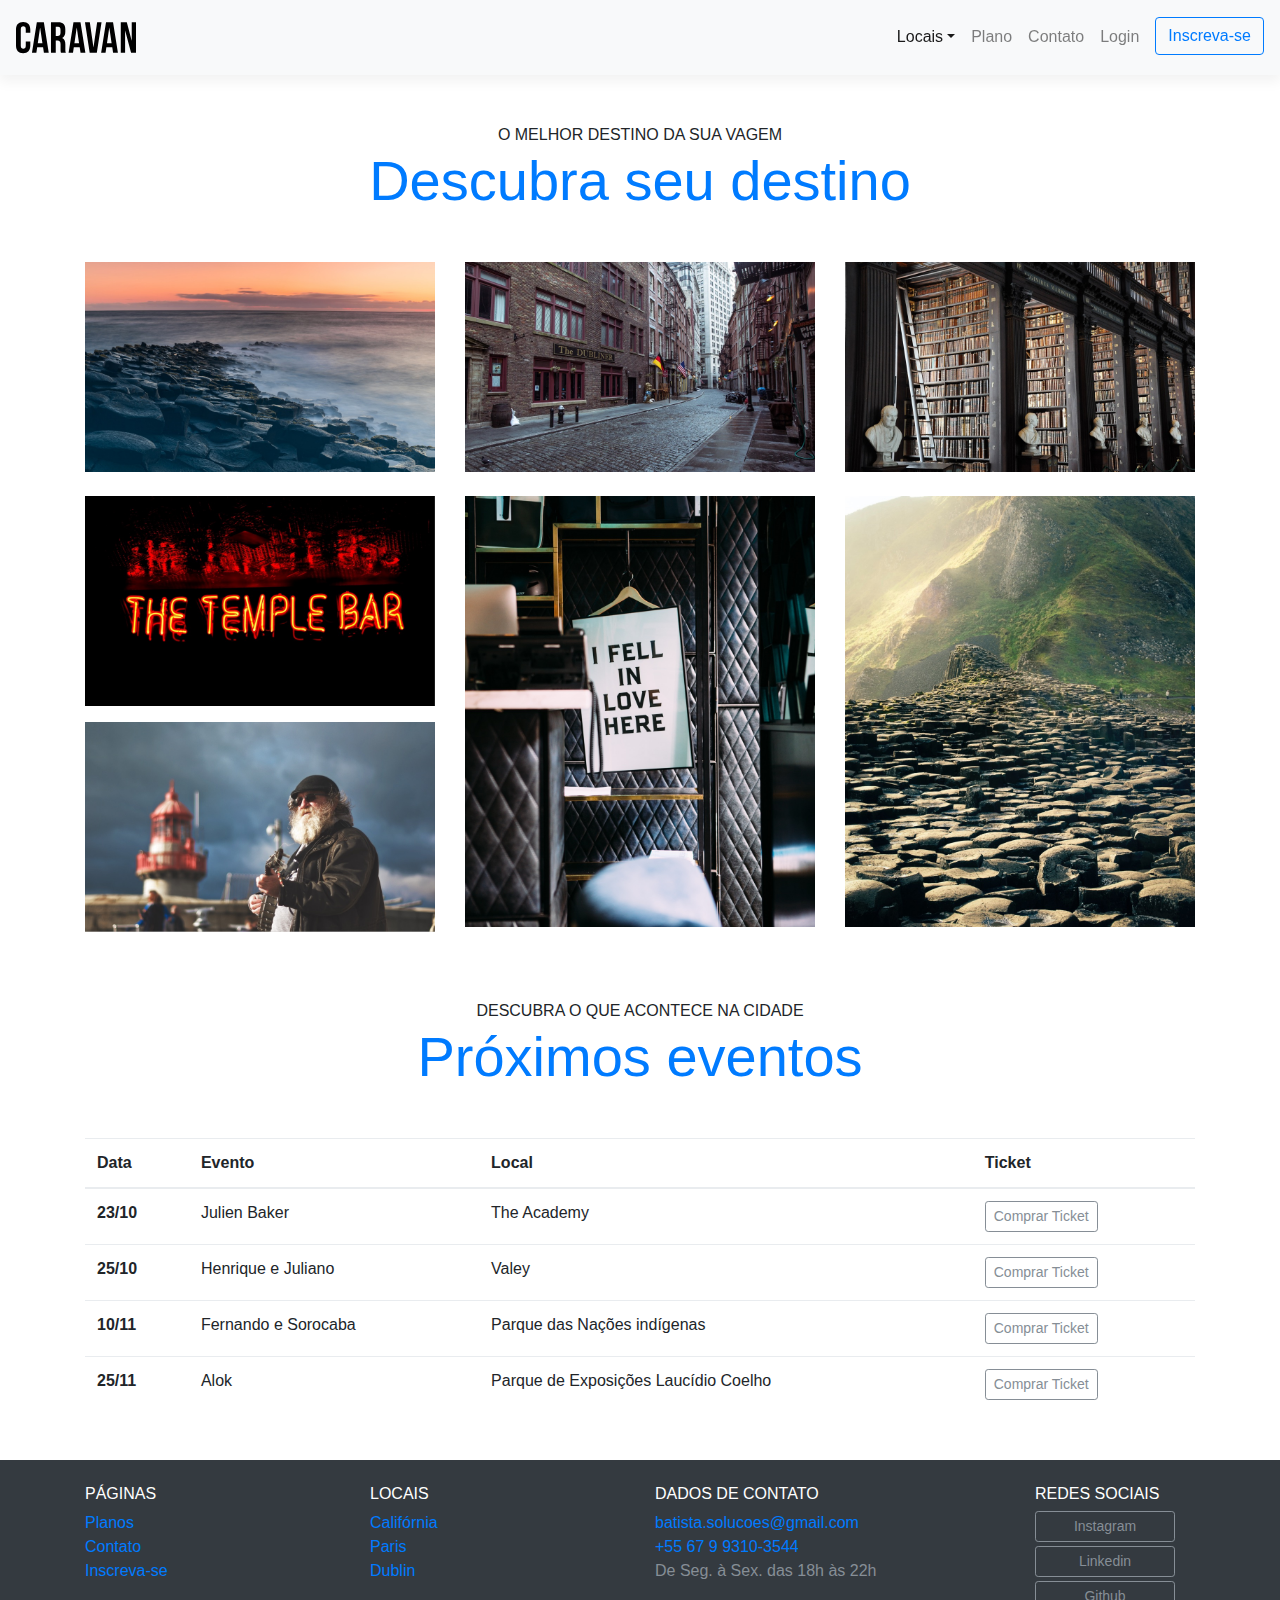
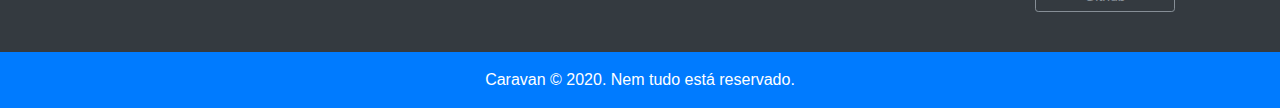
<file: local.html>
<!DOCTYPE html>
<html>

<head>
  <title>Caravan - Local</title>

  <meta charset="utf-8">
  <meta name="viewport" content="width=device-width, initial-scale=1, shrink-to-fit=no">

  <link rel="stylesheet" href="css/bootstrap.css">
  <link rel="stylesheet" href="css/style.css">

</head>

<body>

  <nav class="navbar fixed-top navbar-expand-md navbar-light bg-light py-3 sombra">
    <a href="index.html" class="navbar-brand d-none d-sm-block">
      <img src="./img/caravan.svg">
    </a>
    <button class="navbar-toggler" type="button" data-toggle="collapse" data-target="#navbarSupportedContent"
      aria-controls="navbarSupportedContent" aria-expanded="false" aria-label="Toggle navigation">
      <span class="navbar-toggler-icon"></span>
    </button>

    <div class="collapse navbar-collapse" id="navbarSupportedContent">
      <ul class="navbar-nav ml-auto">

        <li class="nav-item dropdown">
          <a class="nav-link dropdown-toggle active" href="#" id="navbarDropdown" role="button" data-toggle="dropdown"
            aria-haspopup="true" aria-expanded="false">
            Locais</a>
          <div class="dropdown-menu" aria-labelledby="navbarDropdown">
            <a class="dropdown-item" href="local.html">Califórnia</a>
            <a class="dropdown-item" href="local.html">Paris</a>
            <a class="dropdown-item" href="local.html">Quebec</a>
          </div>
        </li>

        <li class="nav-item">
          <a class="nav-link" href="planos.html">Plano</a>
        </li>
        <li class="nav-item">
          <a class="nav-link" href="contato.html">Contato</a>
        </li>
        <li class="nav-item" data-toggle="modal" data-target="#modalLogin">
          <a class="nav-link" href="#">Login</a>
        </li>
        <li class="nav-item">
          <a class="btn btn-outline-primary ml-md-2" href="inscricao.html">Inscreva-se</a>
        </li>
      </ul>
    </div>
  </nav>

  <section class="container">
    <div class="text-center my-5">
      <span class="h6">O MELHOR DESTINO DA SUA VAGEM</span>
      <h1 class="display-4 text-primary">Descubra seu destino</h1>
    </div>
    <div class="row">
      <div class="col-md" style="min-width: 300px;">
        <img src="./img/local/foto-1.jpg" alt="foto 1" class="img-fluid mb-4">
        <img src="./img/local/foto-2.jpg" alt="foto 2" class="img-fluid mb-3">
        <img src="./img/local/foto-3.jpg" alt="foto 3" class="img-fluid mb-3">
      </div>
      <div class="col-md" style="min-width: 300px;">
        <img src="./img/local/foto-4.jpg" alt="foto 4" class="img-fluid mb-4">
        <img src="./img/local/foto-5.jpg" alt="foto 5" class="img-fluid mb-4">
      </div>
      <div class="col-md" style="min-width: 300px;">
        <img src="./img/local/foto-6.jpg" alt="foto 6" class="img-fluid mb-4">
        <img src="./img/local/foto-7.jpg" alt="foto 7" class="img-fluid mb-4">
      </div>
    </div>
  </section>

  <section class="container">
    <div class="text-center my-5">
      <span class="h6">DESCUBRA O QUE ACONTECE NA CIDADE</span>
      <h1 class="display-4 text-primary">Próximos eventos</h1>
    </div>
    <table class="table table-hover table-responsive-md">
      <thead>
        <tr>
          <th scope="col">Data</th>
          <th scope="col">Evento</th>
          <th scope="col">Local</th>
          <th scope="col">Ticket</th>
        </tr>
      </thead>
      <tbody>
        <tr>
          <th scope="row">23/10</th>
          <td>Julien Baker</td>
          <td>The Academy</td>
          <td><a href="#" class="btn btn-outline-secondary btn-sm">Comprar Ticket</a></td>
        </tr>
        <tr>
          <th scope="row">25/10</th>
          <td>Henrique e Juliano</td>
          <td>Valey</td>
          <td><a href="#" class="btn btn-outline-secondary btn-sm">Comprar Ticket</a></td>
        </tr>
        <tr>
          <th scope="row">10/11</th>
          <td>Fernando e Sorocaba</td>
          <td>Parque das Nações indígenas</td>
          <td><a href="#" class="btn btn-outline-secondary btn-sm">Comprar Ticket</a></td>
        </tr>
        <tr>
          <th scope="row">25/11</th>
          <td>Alok</td>
          <td>Parque de Exposições Laucídio Coelho</td>
          <td><a href="#" class="btn btn-outline-secondary btn-sm">Comprar Ticket</a></td>
        </tr>
      </tbody>
    </table>
  </section>

  <footer class="bg-dark text-white mt-5">
    <div class="container py-4">
      <div class="row">
        <div class="col-md-3 col-sm-6 text-center text-md-left">
          <h4 class="h6">PÁGINAS</h4>
          <ul class="list-unstyled">
            <li><a href="planos.html">Planos</a></li>
            <li><a href="contato.html">Contato</a></li>
            <li><a href="incricao.html">Inscreva-se</a></li>
          </ul>
        </div>
        <div class="col-md-3 col-sm-6 text-center text-md-left">
          <h4 class="h6">LOCAIS</h4>
          <ul class="list-unstyled">
            <li><a href="local.html">Califórnia</a></li>
            <li><a href="local.html">Paris</a></li>
            <li><a href="local.html">Dublin</a></li>
          </ul>
        </div>
        <div class="col-md-4 col-sm-6 text-center text-md-left">
          <h4 class="h6">DADOS DE CONTATO</h4>
          <ul class="list-unstyled text-secondary">
            <li><a href="mailto:batista.solucoes@gmail.com">batista.solucoes@gmail.com</a></li>
            <li><a href="tel:+5567993103544">+55 67 9 9310-3544</a>
            <li>De Seg. à Sex. das 18h às 22h</li>
          </ul>
        </div>
        <div class="col-md-2 col-sm-6 text-center text-md-left">
          <h4 class="h6">REDES SOCIAIS</h4>
          <ul class="list-unstyled">
            <li class="my-1 text-center"><a href="#" class="btn btn-outline-secondary btn-sm d-md-block"
                style="max-width: 140px;min-width: 120px">Instagram</a></li>
            <li class="my-1 text-center"><a href="#" class="btn btn-outline-secondary btn-sm d-md-block"
                style="max-width: 140px; min-width: 120px">Linkedin</a></li>
            <li class="my-1 text-center"><a href="#" class="btn btn-outline-secondary btn-sm d-md-block"
                style="max-width: 140px;min-width: 120px">Github</a>
            </li>
          </ul>
        </div>
      </div>
    </div>
    <div class="bg-primary text-center py-3">
      <p class="mb-0">Caravan © 2020. Nem tudo está reservado.</p>
    </div>
  </footer>

  <!-- Modal -->
  <div class="modal fade" id="modalLogin" tabindex="-1" role="dialog" aria-labelledby="modalLogin" aria-hidden="true">
    <div class="modal-dialog" role="document">
      <div class="modal-content">
        <div class="modal-header">
          <h5 class="modal-title" id="tituloModal">Entre na sua conta</h5>
          <button type="button" class="close" data-dismiss="modal" aria-label="Close">
            <span aria-hidden="true">&times;</span>
          </button>
        </div>
        <div class="modal-body">
          <form>
            <div class="form-group">
              <label for="inputEmail">E-mail</label>
              <input type="email" class="form-control" id="inputEmail" placeholder="Seu email">
            </div>
            <div class="form-group">
              <label for="inputSenha">Senha</label>
              <input type="password" class="form-control" id="inputSenha" placeholder="Sua senha">
            </div>
            <button type="submit" class="btn btn-primary">Entrar na conta</button>
            <small class="form-text text-muted">Esqueceu sua senha? <a href="#">Clique aqui.</a></small>
          </form>
        </div>
      </div>
    </div>
  </div>
  </div>

  <script type="text/javascript" src="js/jquery-3.2.1.slim.min.js"></script>
  <script type="text/javascript" src="js/popper.min.js"></script>
  <script type="text/javascript" src="js/bootstrap.js"></script>
  <script type="text/javascript" src="js/app.js"></script>
</body>

</html>
</file>
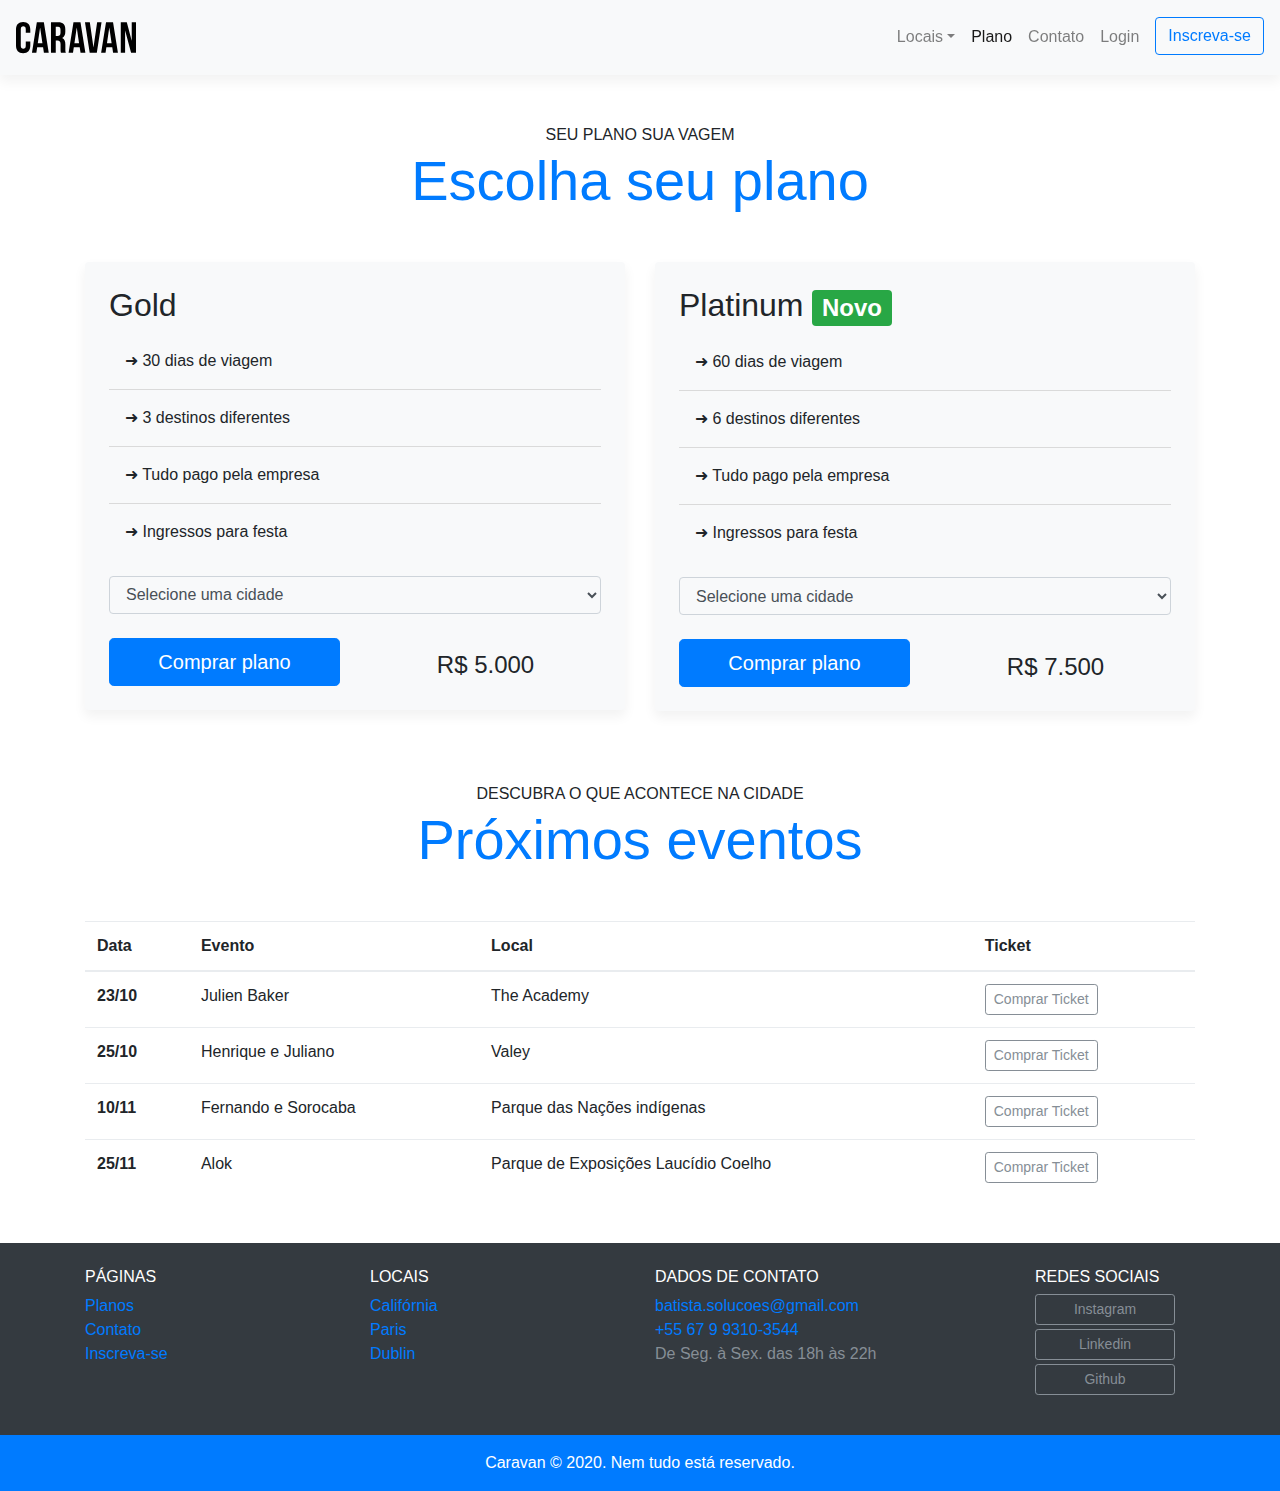
<file: planos.html>
<!DOCTYPE html>
<html>

<head>
  <title>Caravan - Planos</title>

  <meta charset="utf-8">
  <meta name="viewport" content="width=device-width, initial-scale=1, shrink-to-fit=no">

  <link rel="stylesheet" href="css/bootstrap.css">
  <link rel="stylesheet" href="css/style.css">

</head>

<body>

  <nav class="navbar fixed-top navbar-expand-md navbar-light bg-light py-3 sombra">
    <a href="index.html" class="navbar-brand d-none d-sm-block">
      <img src="./img/caravan.svg">
    </a>
    <button class="navbar-toggler" type="button" data-toggle="collapse" data-target="#navbarSupportedContent"
      aria-controls="navbarSupportedContent" aria-expanded="false" aria-label="Toggle navigation">
      <span class="navbar-toggler-icon"></span>
    </button>

    <div class="collapse navbar-collapse" id="navbarSupportedContent">
      <ul class="navbar-nav ml-auto">

        <li class="nav-item dropdown">
          <a class="nav-link dropdown-toggle" href="#" id="navbarDropdown" role="button" data-toggle="dropdown"
            aria-haspopup="true" aria-expanded="false">
            Locais</a>
          <div class="dropdown-menu" aria-labelledby="navbarDropdown">
            <a class="dropdown-item" href="local.html">Califórnia</a>
            <a class="dropdown-item" href="local.html">Paris</a>
            <a class="dropdown-item" href="local.html">Quebec</a>
          </div>
        </li>

        <li class="nav-item">
          <a class="nav-link active" href="planos.html">Plano</a>
        </li>
        <li class="nav-item">
          <a class="nav-link" href="contato.html">Contato</a>
        </li>
        <li class="nav-item" data-toggle="modal" data-target="#modalLogin">
          <a class="nav-link" href="#">Login</a>
        </li>
        <li class="nav-item">
          <a class="btn btn-outline-primary ml-md-2" href="inscricao.html">Inscreva-se</a>
        </li>
      </ul>
    </div>
  </nav>

  <section class="container">
    <div class="text-center my-5">
      <span class="h6">SEU PLANO SUA VAGEM</span>
      <h1 class="display-4 text-primary">Escolha seu plano</h1>
    </div>
    <div class="row">
      <!-- Gold -->
      <div class="col-md mb-4">
        <div class="bg-light rounded p-4 sombra">
          <h2>Gold</h2>
          <ul class="list-unstyled lista-plano">
            <li><span data-toggle="tooltip" data-placement="right"
                title="Isso, mesmo! 30 dias pra aproveitar sua viagem.">➜ 30
                dias de viagem</span></li>
            <li>➜ 3 destinos diferentes</li>
            <li>➜ Tudo pago pela empresa</li>
            <li>➜ Ingressos para festa</li>
          </ul>
          <form>
            <div class="form-group">
              <select class="form-control bg-light" id="inputCidade">
                <option selected>Selecione uma cidade</option>
                <option>Curitiba</option>
                <option>Florianópolis</option>
                <option>Gramado</option>
                <option>Porto Alegre</option>
              </select>
            </div>
          </form>
          <div class="row mt-4 align-items-center text-center">
            <div class="col-md">
              <a href="inscricao.html" class="btn btn-primary btn-lg btn-block">Comprar plano</a>
            </div>
            <div class="col mt-2">
              <span class="h4">R$ 5.000</span>
            </div>
          </div>
        </div>
      </div>
      <!-- Platinum -->
      <div class="col-md">
        <div class="bg-light rounded p-4 sombra">
          <h2>Platinum <span class=" badge badge-success">Novo</span></h2>
          <ul class="list-unstyled lista-plano">
            <li><span data-toggle="tooltip" data-placement="right" title="Tenha certez que você irá adorar a viagem.">➜
                60
                dias
                de viagem</span></li>
            <li>➜ 6 destinos diferentes</li>
            <li>➜ Tudo pago pela empresa</li>
            <li>➜ Ingressos para festa</li>
          </ul>
          <form>
            <div class="form-group">
              <select class="form-control bg-light" id="inputCidade">
                <option selected>Selecione uma cidade</option>
                <option>Curitiba</option>
                <option>Florianópolis</option>
                <option>Gramado</option>
                <option>Porto Alegre</option>
              </select>
            </div>
          </form>
          <div class="row mt-4 align-items-center text-center">
            <div class="col-md">
              <a href="inscricao.html" class="btn btn-primary btn-lg btn-block">Comprar plano</a>
            </div>
            <div class="col mt-2">
              <span class="h4">R$ 7.500</span>
            </div>
          </div>
        </div>

      </div>
    </div>
  </section>

  <section class="container">
    <div class="text-center my-5">
      <span class="h6">DESCUBRA O QUE ACONTECE NA CIDADE</span>
      <h1 class="display-4 text-primary">Próximos eventos</h1>
    </div>
    <table class="table table-hover table-responsive-md">
      <thead>
        <tr>
          <th scope="col">Data</th>
          <th scope="col">Evento</th>
          <th scope="col">Local</th>
          <th scope="col">Ticket</th>
        </tr>
      </thead>
      <tbody>
        <tr>
          <th scope="row">23/10</th>
          <td>Julien Baker</td>
          <td>The Academy</td>
          <td><a href="#" class="btn btn-outline-secondary btn-sm">Comprar Ticket</a></td>
        </tr>
        <tr>
          <th scope="row">25/10</th>
          <td>Henrique e Juliano</td>
          <td>Valey</td>
          <td><a href="#" class="btn btn-outline-secondary btn-sm">Comprar Ticket</a></td>
        </tr>
        <tr>
          <th scope="row">10/11</th>
          <td>Fernando e Sorocaba</td>
          <td>Parque das Nações indígenas</td>
          <td><a href="#" class="btn btn-outline-secondary btn-sm">Comprar Ticket</a></td>
        </tr>
        <tr>
          <th scope="row">25/11</th>
          <td>Alok</td>
          <td>Parque de Exposições Laucídio Coelho</td>
          <td><a href="#" class="btn btn-outline-secondary btn-sm">Comprar Ticket</a></td>
        </tr>
      </tbody>
    </table>
  </section>

  <footer class="bg-dark text-white mt-5">
    <div class="container py-4">
      <div class="row">
        <div class="col-md-3 col-sm-6 text-center text-md-left">
          <h4 class="h6">PÁGINAS</h4>
          <ul class="list-unstyled">
            <li><a href="planos.html">Planos</a></li>
            <li><a href="contato.html">Contato</a></li>
            <li><a href="incricao.html">Inscreva-se</a></li>
          </ul>
        </div>
        <div class="col-md-3 col-sm-6 text-center text-md-left">
          <h4 class="h6">LOCAIS</h4>
          <ul class="list-unstyled">
            <li><a href="local.html">Califórnia</a></li>
            <li><a href="local.html">Paris</a></li>
            <li><a href="local.html">Dublin</a></li>
          </ul>
        </div>
        <div class="col-md-4 col-sm-6 text-center text-md-left">
          <h4 class="h6">DADOS DE CONTATO</h4>
          <ul class="list-unstyled text-secondary">
            <li><a href="mailto:batista.solucoes@gmail.com">batista.solucoes@gmail.com</a></li>
            <li><a href="tel:+5567993103544">+55 67 9 9310-3544</a>
            <li>De Seg. à Sex. das 18h às 22h</li>
          </ul>
        </div>
        <div class="col-md-2 col-sm-6 text-center text-md-left">
          <h4 class="h6">REDES SOCIAIS</h4>
          <ul class="list-unstyled">
            <li class="my-1 text-center"><a href="#" class="btn btn-outline-secondary btn-sm d-md-block"
                style="max-width: 140px;min-width: 120px">Instagram</a></li>
            <li class="my-1 text-center"><a href="#" class="btn btn-outline-secondary btn-sm d-md-block"
                style="max-width: 140px; min-width: 120px">Linkedin</a></li>
            <li class="my-1 text-center"><a href="#" class="btn btn-outline-secondary btn-sm d-md-block"
                style="max-width: 140px;min-width: 120px">Github</a>
            </li>
          </ul>
        </div>
      </div>
    </div>
    <div class="bg-primary text-center py-3">
      <p class="mb-0">Caravan © 2020. Nem tudo está reservado.</p>
    </div>
  </footer>

  <!-- Modal -->
  <div class="modal fade" id="modalLogin" tabindex="-1" role="dialog" aria-labelledby="modalLogin" aria-hidden="true">
    <div class="modal-dialog" role="document">
      <div class="modal-content">
        <div class="modal-header">
          <h5 class="modal-title" id="tituloModal">Entre na sua conta</h5>
          <button type="button" class="close" data-dismiss="modal" aria-label="Close">
            <span aria-hidden="true">&times;</span>
          </button>
        </div>
        <div class="modal-body">
          <form>
            <div class="form-group">
              <label for="inputEmail">E-mail</label>
              <input type="email" class="form-control" id="inputEmail" placeholder="Seu email">
            </div>
            <div class="form-group">
              <label for="inputSenha">Senha</label>
              <input type="password" class="form-control" id="inputSenha" placeholder="Sua senha">
            </div>
            <button type="submit" class="btn btn-primary">Entrar na conta</button>
            <small class="form-text text-muted">Esqueceu sua senha? <a href="#">Clique aqui.</a></small>
          </form>
        </div>
      </div>
    </div>
  </div>
  </div>

  <script type="text/javascript" src="js/jquery-3.2.1.slim.min.js"></script>
  <script type="text/javascript" src="js/popper.min.js"></script>
  <script type="text/javascript" src="js/bootstrap.js"></script>
  <script type="text/javascript" src="js/app.js"></script>
</body>

</html>
</file>
<file: css/style.css>
body{
    padding-top: 75px;
}
.sombra{
    box-shadow: 0 6px 12px 1px rgba(0, 0, 0 ,.05);
    /* box-shadow: 0 4px 8px 0px rgba(0, 0, 0 ,.05); */
}
.icones-sc{
    height: 100px;
}
#home-citacao{
    background: url('../img/bg-quote.jpg') center center;
    background-size: cover;
}
@media (max-width: 767px){
    #home-citacao .display-4{
      font-size: 2.5rem;
    }
    body{
       padding-top: 0px;
    }
    .fixed-top{
        position: relative;
    }
}
.lista-plano li{
    padding: 1rem;
}
.lista-plano li + li{
    border-top: 1px solid #dadada;
}
</file>
